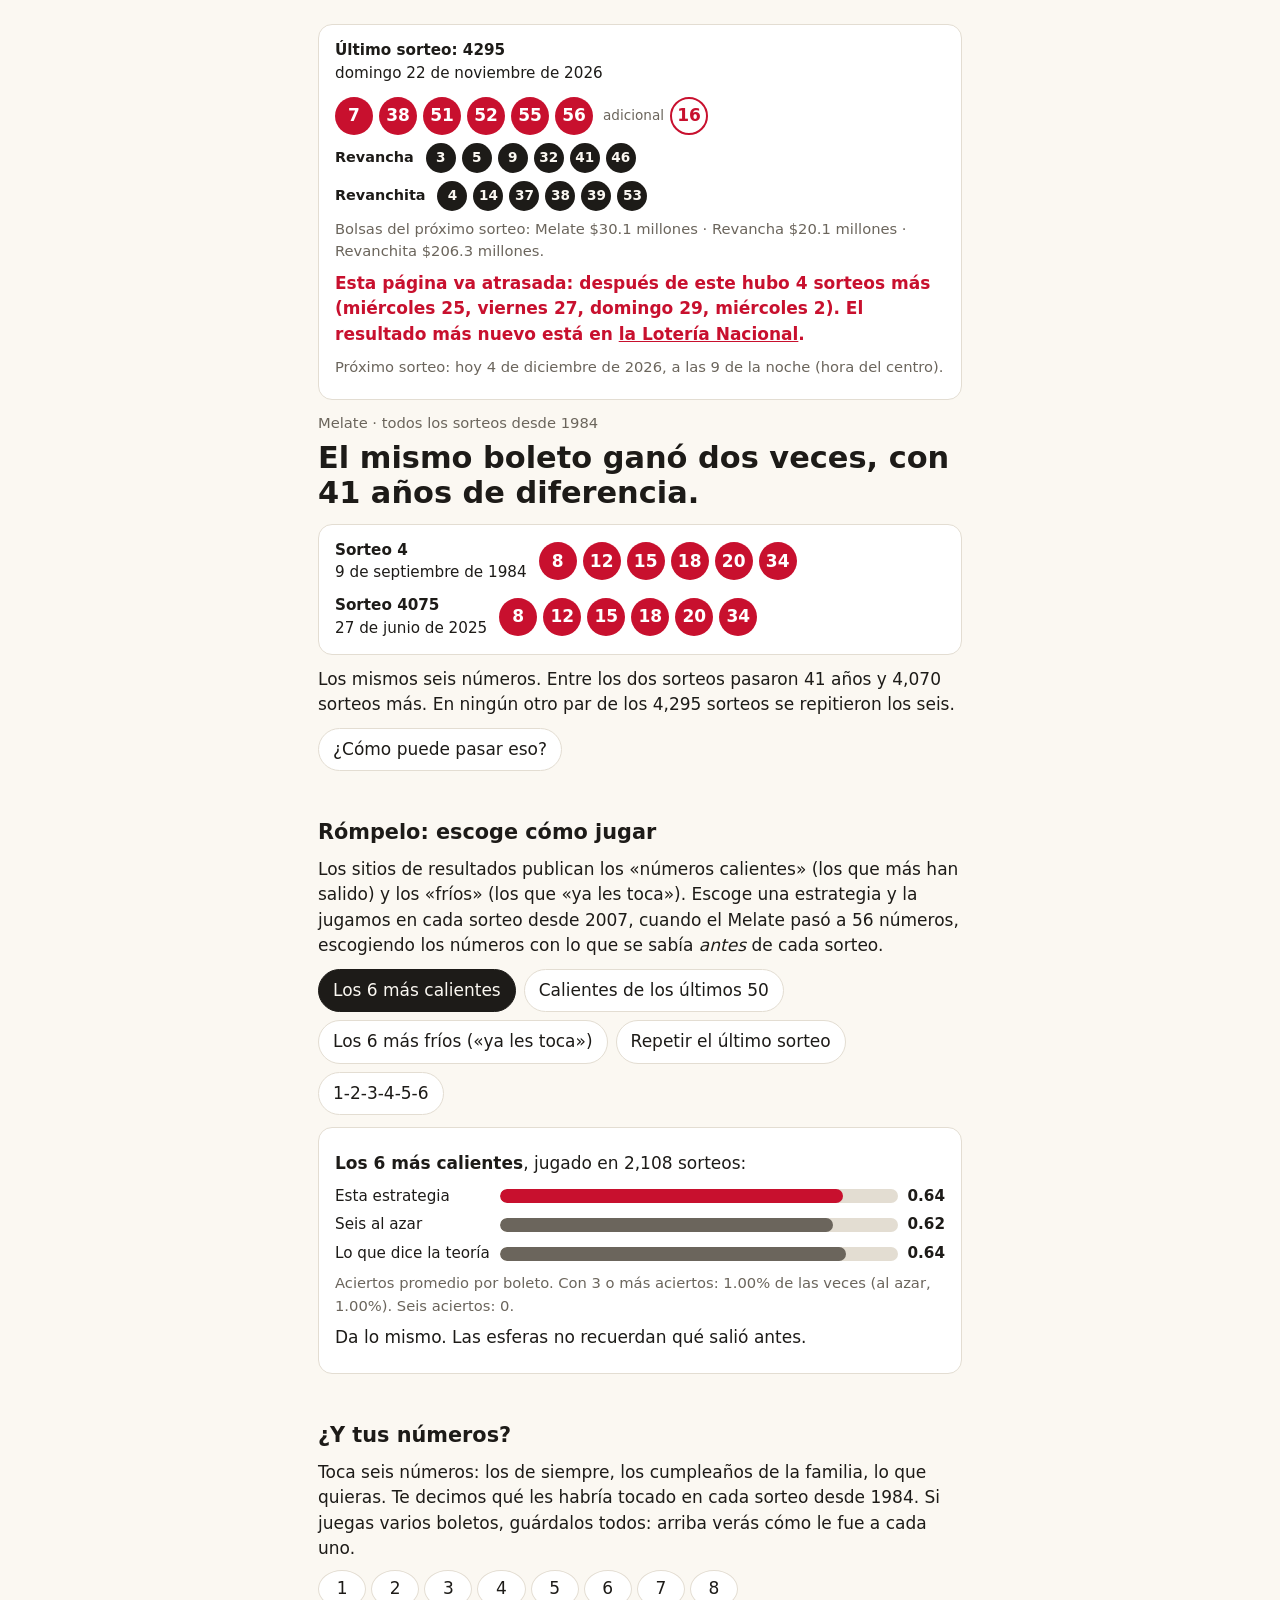
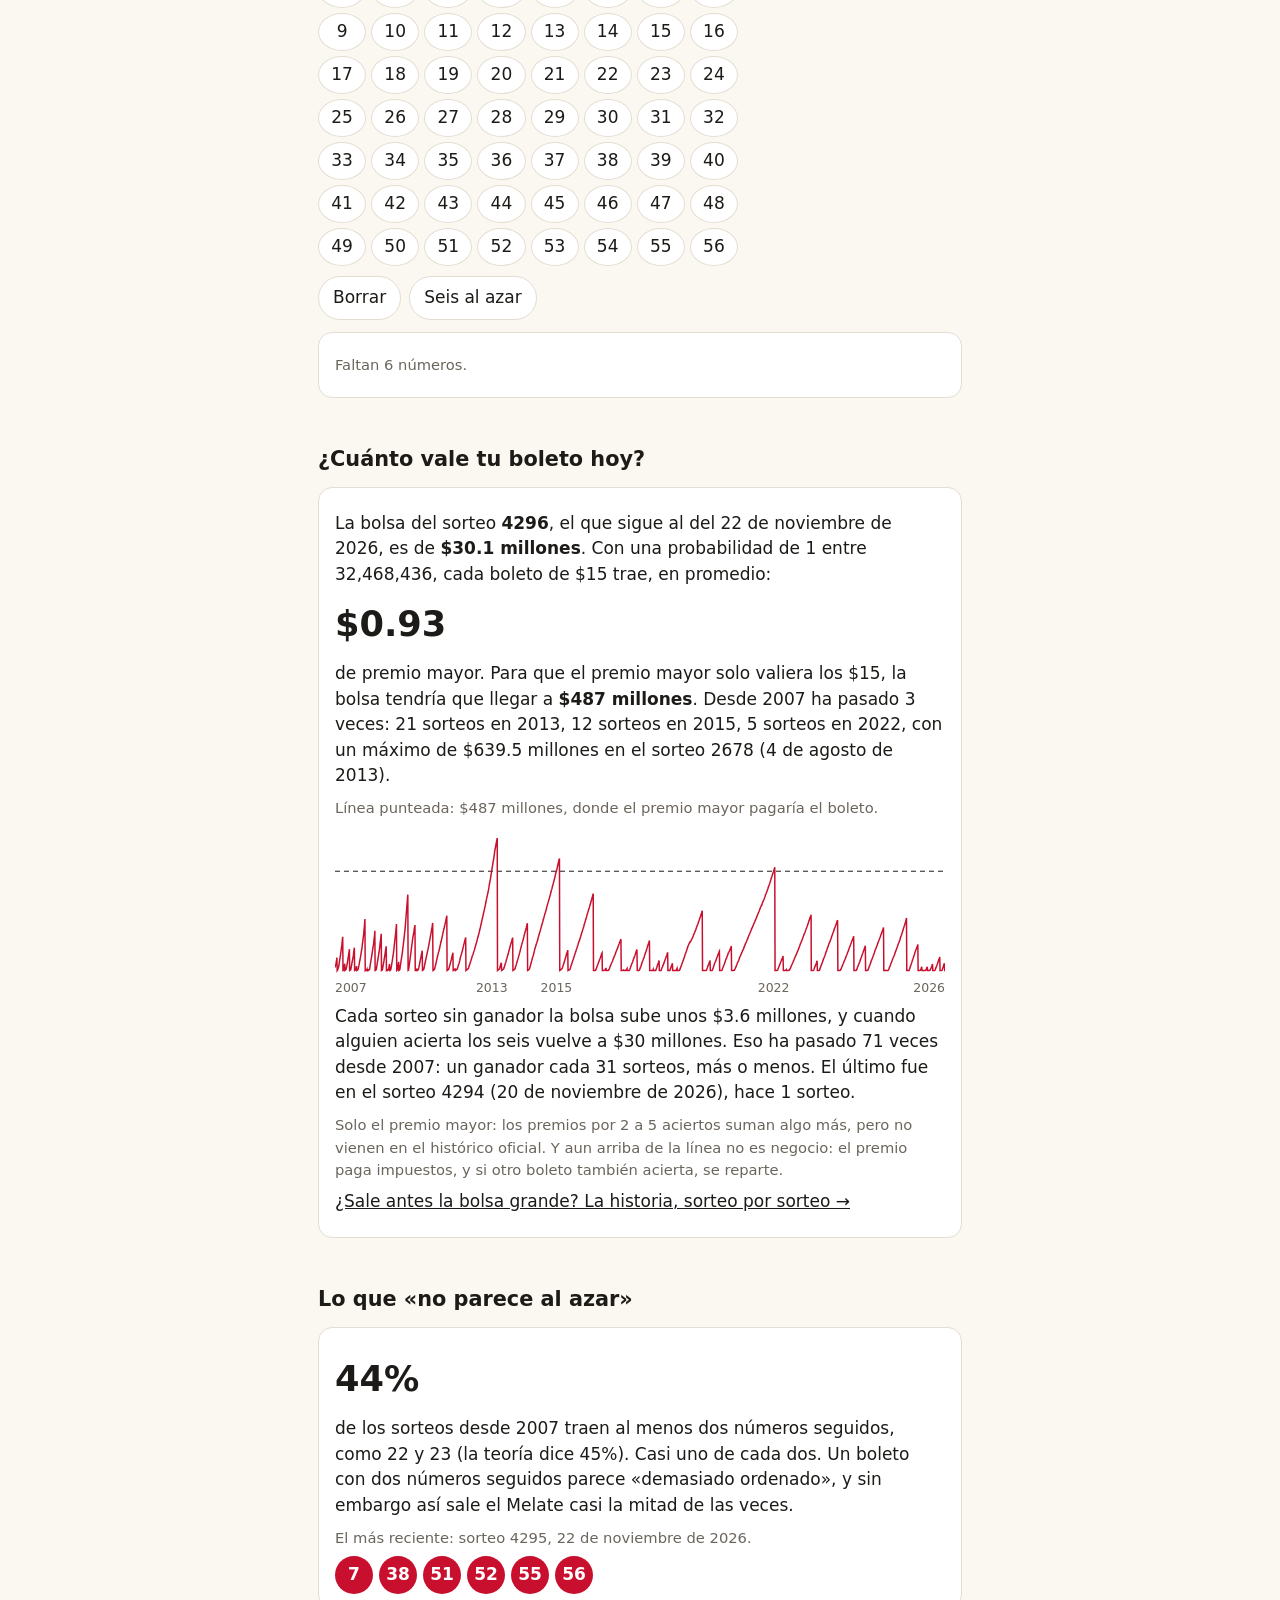
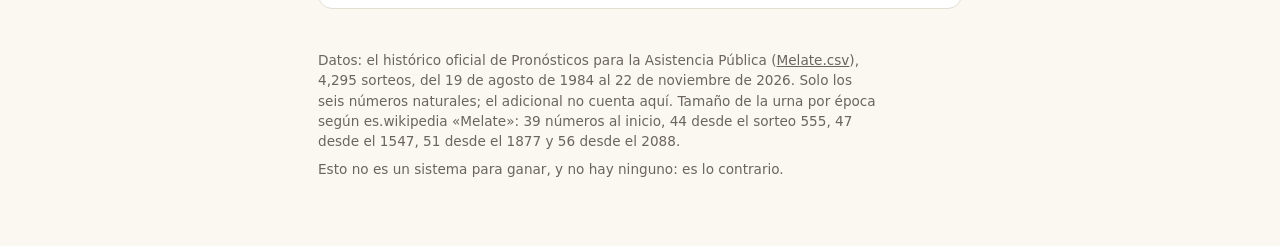
<file: index.html>
<!doctype html>
<html lang="es">
<head>
<meta charset="utf-8">
<meta name="viewport" content="width=device-width, initial-scale=1">
<title>¿Ya salió? · Todos los sorteos del Melate desde 1984</title>
<meta name="description" content="El mismo boleto ganó el Melate dos veces, con 41 años de diferencia. Y los números calientes no sirven: lo comprobamos con todos los sorteos. Y lo que vale de verdad tu boleto hoy.">
<meta property="og:type" content="website">
<meta property="og:url" content="https://matmat202.github.io/ya-salio/">
<meta property="og:title" content="¿Ya salió?">
<meta property="og:description" content="El mismo boleto ganó el Melate dos veces, con 41 años de diferencia. Prueba tus números en todos los sorteos desde 1984.">
<meta property="og:image" content="https://matmat202.github.io/ya-salio/icons/card.png">
<meta property="og:image:width" content="1200">
<meta property="og:image:height" content="630">
<meta property="og:locale" content="es_MX">
<meta name="twitter:card" content="summary_large_image">
<link rel="apple-touch-icon" href="icons/icon-180.png">
<style>
  :root { --bg:#fbf8f2; --ink:#1d1b18; --mute:#6b655c; --line:#e3ddd2; --ball:#c8102e; --ok:#1f7a4d; --card:#fff; --warn:#c8102e; }
  @media (prefers-color-scheme: dark) { :root { --bg:#16140f; --ink:#f1ece2; --mute:#a59d90; --line:#3a352c; --card:#211e18; --ball:#d63a52; --ok:#4fbf86; --warn:#f07a8c; } }
  * { box-sizing: border-box; }
  body { margin:0; background:var(--bg); color:var(--ink); font:17px/1.5 system-ui, -apple-system, "Segoe UI", sans-serif; }
  main { max-width: 680px; margin: 0 auto; padding: 24px 18px 60px; }
  h1 { font-size: 1.9rem; line-height:1.15; margin: .2em 0 .4em; }
  h2 { font-size: 1.3rem; margin: 2.2em 0 .4em; }
  p { margin: .5em 0; max-width: 65ch; }
  .mute { color: var(--mute); font-size: .92rem; max-width: 65ch; }
  .card { background:var(--card); border:1px solid var(--line); border-radius:14px; padding:14px 16px; margin:12px 0; }
  .draw { display:flex; align-items:center; gap:12px; flex-wrap:wrap; }
  .draw .when { min-width: 150px; font-size:.95rem; }
  .draw .when b { display:block; }
  .balls { display:flex; gap:6px; flex-wrap:wrap; }
  .b { width:38px; height:38px; border-radius:50%; background:var(--ball); color:#fff; font-weight:700; display:grid; place-items:center; font-variant-numeric: tabular-nums; }
  .b.off { background:transparent; color:var(--mute); border:1.5px solid var(--line); }
  .b.ad { background:var(--card); color:var(--warn); border:2px solid var(--ball); }
  .adl { align-self:center; color:var(--mute); font-size:.85rem; margin-left:4px; }
  button { font:inherit; border:1px solid var(--line); background:var(--card); color:var(--ink); border-radius:999px; padding:8px 14px; cursor:pointer; }
  button[aria-pressed="true"] { background:var(--ink); color:var(--bg); border-color:var(--ink); }
  .row { display:flex; gap:8px; flex-wrap:wrap; margin:10px 0; }
  .big { font-size:2.2rem; font-weight:800; line-height:1.1; font-variant-numeric: tabular-nums; }
  .bars { display:grid; grid-template-columns: max-content 1fr max-content; gap:6px 10px; align-items:center; font-size:.95rem; }
  .bar { height:14px; border-radius:7px; background:var(--line); position:relative; overflow:hidden; }
  .bar i { position:absolute; inset:0 auto 0 0; background:var(--ball); border-radius:7px; }
  .bar.ref i { background:var(--mute); }
  .chart { width:100%; height:auto; display:block; margin:8px 0 2px; }
  .chart .s { fill:none; stroke:var(--ball); stroke-width:1.5; }
  .chart .be { stroke:var(--ink); stroke-dasharray:5 4; stroke-width:1; }
  .chart { height:150px; }
  .axis { position:relative; height:1.3em; font-size:.78rem; white-space:nowrap; color:var(--mute); }
  .axis span { position:absolute; top:0; }
  .grid { display:grid; grid-template-columns: repeat(8, 1fr); gap:5px; max-width: 420px; }
  .grid button { padding:0; height:38px; border-radius:50%; font-variant-numeric: tabular-nums; }
  .grid button[aria-pressed="true"] { background:var(--ball); border-color:var(--ball); color:#fff; }
  footer { margin-top:3em; font-size:.85rem; color:var(--mute); }
  footer p { max-width:65ch; }
  a { color: inherit; }
  #latest { margin-top:0; }
  #latest .draw .when { min-width: 0; }
  #latest .warn { color:var(--warn); font-weight:600; }
  #latestmine .draw { margin-top:10px; padding-top:10px; border-top:1px solid var(--line); }
  #latestmine .b { width:32px; height:32px; font-size:.9rem; }
  #latestmine .prize { margin:8px 0 0; font-weight:600; }
  #recent { margin-top:8px; font-size:.92rem; flex-basis:100%; }
  #recent summary { cursor:pointer; }
  #recent table { border-collapse:collapse; margin-top:6px; width:100%; max-width:380px; }
  #recent td { padding:3px 6px 3px 0; white-space:nowrap; }
  #recent td:last-child { text-align:right; }
  #recent tr.won { font-weight:600; }
  #recent td.o { color:var(--mute); font-weight:400; }
  #recent tr.h td { color:var(--mute); font-size:.85rem; }
  #recent td.o.won { color:var(--ink); font-weight:600; }
  .otra { margin-top:8px; }
  .otra .when { font-size:.9rem; }
  .otra .b { width:30px; height:30px; font-size:.85rem; background:var(--ink); color:var(--bg); }
  #otrasmine { margin:6px 0 0; }
  #otros .otro { margin-top:10px; }
  #otros .otro p { margin:4px 0 0; }
  #boletos { margin-top:10px; }
  #boletos .row { flex-wrap:wrap; gap:6px; }
  #boletos button { font-variant-numeric: tabular-nums; }
  #boletos button[aria-pressed="true"] { background:var(--ball); border-color:var(--ball); color:#fff; font-weight:600; }
</style>
</head>
<body>
<main>
  <div class="card" id="latest"></div>
  <p class="mute" id="kicker">Melate · todos los sorteos desde 1984</p>
  <h1>El mismo boleto ganó dos veces, con 41 años de diferencia.</h1>
  <div class="card" id="twins"></div>
  <p id="twinsay"></p>
  <div class="row"><button id="why" aria-expanded="false">¿Cómo puede pasar eso?</button></div>
  <div id="whybox" hidden>
    <div class="card">
      <p>La probabilidad de que <b>ese</b> sorteo de 2025 repitiera <b>esa</b> combinación de 1984 era de
        <b id="p1"></b>. Casi imposible.</p>
      <p>Pero nadie estaba esperando esa combinación. La pregunta de verdad es: ¿qué tan probable era que
        <b>alguna</b> combinación se repitiera, entre <b id="ndraws"></b> sorteos? Son <b id="npairs"></b>
        parejas de sorteos, y cada una es una oportunidad.</p>
      <p class="big" id="pany"></p>
      <p>Es la misma razón por la que en un salón de 23 personas lo normal es que dos cumplan años el mismo día.
        Lo raro no es la coincidencia: lo raro sería que nunca hubiera ninguna.</p>
    </div>
  </div>

  <h2>Rómpelo: escoge cómo jugar</h2>
  <p>Los sitios de resultados publican los «números calientes» (los que más han salido) y los «fríos»
    (los que «ya les toca»). Escoge una estrategia y la jugamos en cada sorteo desde 2007, cuando el Melate pasó a 56 números,
    escogiendo los números con lo que se sabía <i>antes</i> de cada sorteo.</p>
  <div class="row" id="strats"></div>
  <div class="card" id="stratout"></div>

  <h2>¿Y tus números?</h2>
  <p>Toca seis números: los de siempre, los cumpleaños de la familia, lo que quieras. Te decimos qué les habría tocado en cada sorteo desde 1984. Si juegas varios boletos, guárdalos todos: arriba verás cómo le fue a cada uno.</p>
  <div class="grid" id="grid"></div>
  <div class="row"><button id="clear">Borrar</button> <button id="lucky">Seis al azar</button></div>
  <div id="boletos"></div>
  <div class="card" id="mine"><p class="mute">Faltan 6 números.</p></div>

  <h2>¿Cuánto vale tu boleto hoy?</h2>
  <div class="card" id="bolsa"></div>

  <h2>Lo que «no parece al azar»</h2>
  <div class="card" id="consec"></div>

  <footer>
    <p>Datos: el histórico oficial de Pronósticos para la Asistencia Pública
      (<a id="src" href="#">Melate.csv</a>), <span id="span"></span>. Solo los seis números naturales; el adicional no cuenta aquí.
      Tamaño de la urna por época según es.wikipedia «Melate»: 39 números al inicio, 44 desde el sorteo 555, 47 desde el 1547, 51 desde el 1877 y 56 desde el 2088.</p>
    <p>Esto no es un sistema para ganar, y no hay ninguno: es lo contrario.</p>
  </footer>
</main>
<script src="draws.js"></script>
<script src="melate.js"></script>
<script>
const { draws, pools, source } = window.MELATE;
const M = window.Melate, $ = (id) => document.getElementById(id);
const N = pools[pools.length - 1][1];
const MESES = ['enero','febrero','marzo','abril','mayo','junio','julio','agosto','septiembre','octubre','noviembre','diciembre'];
const fecha = (iso) => { const [y, m, d] = iso.split('-').map(Number); return `${d} de ${MESES[m - 1]} de ${y}`; };
const fmt = (x) => Math.round(x).toLocaleString('es-MX');
const pct = (x, d = 1) => (100 * x).toLocaleString('es-MX', { minimumFractionDigits: d, maximumFractionDigits: d }) + '%';
// `ad` is the draw's adicional: as its own ball it is drawn as a ring after the six; inside a
// ticket the same ring marks the number that matched it.
const balls = (six, on, ad, own) => `<div class="balls">${six.map((x) => `<span class="b${x === ad ? ' ad' : on && !on.includes(x) ? ' off' : ''}">${x}</span>`).join('')}${
  own ? `<span class="adl">adicional</span><span class="b ad">${ad}</span>` : ''}</div>`;

// 0. ¿ya salió?: the newest draw this page holds, and whether it can be the newest there is
const DIAS = ['domingo','lunes','martes','miércoles','jueves','viernes','sábado'];
const dia = (iso) => DIAS[new Date(iso + 'T00:00:00Z').getUTCDay()];
const newest = draws[draws.length - 1];
// ?hoy=AAAA-MM-DD pretends today is that date (the render gate uses it to see the late notice)
const hoyQ = new URLSearchParams(location.search).get('hoy');
const hoy = (/^\d{4}-\d\d-\d\d$/.test(hoyQ || '') && hoyQ) || new Intl.DateTimeFormat('en-CA', { timeZone: 'America/Mexico_City' }).format(new Date());
const S = M.schedule(newest[1], hoy);
const OFICIAL = 'https://www.loterianacional.gob.mx/Melate/Resultados';
// Revancha and Revanchita, drawn the same night against the same six: only when the build holds
// the newest draw of each (an older draws.js has none, and the top card then shows Melate alone)
const OTRAS = Object.fromEntries(Object.entries(window.MELATE.otras || {}).filter(([, r]) => r.length && r[r.length - 1][0] === newest[0]));
const NOMBRE = { revancha: 'Revancha', revanchita: 'Revanchita' };
const otraHoy = (g) => OTRAS[g][OTRAS[g].length - 1];
const mill1 = (x) => `$${(x / 1e6).toLocaleString('es-MX', { maximumFractionDigits: 1 })} millones`;
const otrasBalls = Object.keys(OTRAS).map((g) => `<div class="draw otra"><div class="when"><b>${NOMBRE[g]}</b></div>${balls(otraHoy(g)[2])}</div>`).join('');
const bolsas = Object.keys(OTRAS).length && newest[3] ? `<p class="mute" id="bolsas">Bolsas del próximo sorteo: Melate ${mill1(newest[3])}${
  Object.keys(OTRAS).map((g) => otraHoy(g)[3] ? ` · ${NOMBRE[g]} ${mill1(otraHoy(g)[3])}` : '').join('')}.</p>` : '';
$('latest').innerHTML = `<div class="draw"><div class="when"><b>Último sorteo: ${newest[0]}</b>${dia(newest[1])} ${fecha(newest[1])}</div>${balls(newest[2], null, newest[4], true)}</div>
  ${otrasBalls}${bolsas}
  ${S.missed.length ? `<p class="warn">Esta página va atrasada: después de este hubo ${S.missed.length === 1 ? 'otro sorteo' : `${S.missed.length} sorteos más`}
    (${S.missed.map((d) => `${dia(d)} ${Number(d.slice(8))}`).join(', ')}). El resultado más nuevo está en <a href="${OFICIAL}">la Lotería Nacional</a>.</p>` : ''}
  <div id="latestmine"></div>
  <p class="mute">Próximo sorteo: ${S.next === hoy ? 'hoy' : dia(S.next)} ${fecha(S.next)}, a las 9 de la noche (hora del centro).</p>`;
// 1. the twins
const reps = M.repeats(draws);
if (reps.length) {
  const [a, b] = reps[0];
  $('twins').innerHTML = [a, b].map((d) => `<div class="draw"><div class="when"><b>Sorteo ${d[0]}</b>${fecha(d[1])}</div>${balls(d[2])}</div>`).join('<div style="height:10px"></div>');
  const years = Number(b[1].slice(0, 4)) - Number(a[1].slice(0, 4));
  $('twinsay').innerHTML = `Los mismos seis números. Entre los dos sorteos pasaron ${years} años y ${fmt(b[0] - a[0] - 1)} sorteos más. En ningún otro par de los ${fmt(draws.length)} sorteos se repitieron los seis.`;
  $('p1').textContent = `1 entre ${fmt(M.comb(M.poolOf(pools, b[0]), 6))}`;
} else {
  $('kicker').nextElementSibling.textContent = 'Ninguna combinación ganadora se ha repetido.';
}
const e = M.expectedRepeats(draws, pools);
$('ndraws').textContent = fmt(draws.length);
$('npairs').textContent = fmt(draws.length * (draws.length - 1) / 2);
$('pany').textContent = `${pct(1 - Math.exp(-e), 0)} de probabilidad`;
$('why').onclick = () => { const h = $('whybox').hidden = !$('whybox').hidden; $('why').setAttribute('aria-expanded', String(!h)); };

// 2. strategies
const LABELS = { calientes: 'Los 6 más calientes', calientes50: 'Calientes de los últimos 50', frios: 'Los 6 más fríos («ya les toca»)', repetir: 'Repetir el último sorteo', seguidos: '1-2-3-4-5-6' };
const results = Object.fromEntries(Object.entries(M.STRATEGIES).map(([k, f]) => [k, M.replay(draws, pools, f)]));
const azar = (() => { let s = 7; const rnd = () => (s = (s * 1103515245 + 12345) % 2147483648) / 2147483648;
  return M.replay(draws, pools, (h, n) => { const p = []; while (p.length < 6) { const x = 1 + Math.floor(rnd() * n); if (!p.includes(x)) p.push(x); } return p; }); })();
function showStrat(k) {
  document.querySelectorAll('#strats button').forEach((b) => b.setAttribute('aria-pressed', String(b.dataset.k === k)));
  const r = results[k], max = Math.max(r.mean, azar.mean, r.expected) * 1.15;
  $('stratout').innerHTML = `<p><b>${LABELS[k]}</b>, jugado en ${fmt(r.tot)} sorteos:</p>
    <div class="bars">
      <span>Esta estrategia</span><div class="bar"><i style="width:${100 * r.mean / max}%"></i></div><b>${r.mean.toFixed(2)}</b>
      <span>Seis al azar</span><div class="bar ref"><i style="width:${100 * azar.mean / max}%"></i></div><b>${azar.mean.toFixed(2)}</b>
      <span>Lo que dice la teoría</span><div class="bar ref"><i style="width:${100 * r.expected / max}%"></i></div><b>${r.expected.toFixed(2)}</b>
    </div>
    <p class="mute">Aciertos promedio por boleto. Con 3 o más aciertos: ${pct(r.three, 2)} de las veces (al azar, ${pct(azar.three, 2)}). Seis aciertos: ${r.hits[6]}.</p>
    <p>Da lo mismo. Las esferas no recuerdan qué salió antes.</p>`;
}
$('strats').innerHTML = Object.keys(LABELS).map((k) => `<button data-k="${k}" aria-pressed="false">${LABELS[k]}</button>`).join('');
$('strats').onclick = (ev) => { const k = ev.target.dataset && ev.target.dataset.k; if (k) showStrat(k); };
showStrat('calientes');

// 3. your ticket. A full six is kept on this phone (localStorage) and in the address
// (#boleto=8-12-15-18-20-34), so a reload, a bookmark or a link sent to the family brings it
// back, and the card at the top says how it did in the newest draw. Only a tap saves: opening
// someone else's link shows their six without replacing the ones kept on this phone.
// Several sixes can be kept (a family plays more than one): `saved` is the list, `slot` the one
// the grid is editing (saved.length = a new one). The top card shows the grid's six in full and
// every other kept six in one short block each. A phone that kept one six under the old key
// ('yasalio.boleto') still finds it.
const KEY = 'yasalio.boletos', OLDKEY = 'yasalio.boleto';
const store = { get() { try { return localStorage.getItem(KEY) || localStorage.getItem(OLDKEY); } catch (e) { return null; } },
  set(v) { try { if (v) localStorage.setItem(KEY, v); else localStorage.removeItem(KEY); localStorage.removeItem(OLDKEY); } catch (e) {} } };
const key6 = (six) => six.join('-');
const fromHash = M.parseTicket((location.hash.match(/boleto=([0-9,-]+)/) || [])[1], N);
let saved = M.parseTickets(store.get(), N);
const pick = fromHash || (saved[0] ? [...saved[0]] : []);
const slotOf = (six) => { const i = saved.findIndex((t) => key6(t) === key6(six)); return i < 0 ? saved.length : i; };
let slot = fromHash ? slotOf(fromHash) : 0, tapped = false;
const persist = () => store.set(saved.map(key6).join(','));
function remember(six) {
  if (six && tapped) { const r = M.keepTicket(saved, slot, six); if (r.slot >= 0) { saved = r.list; slot = r.slot; persist(); } }
  if (six || /boleto=/.test(location.hash)) history.replaceState(null, '', location.pathname + location.search + (six ? '#boleto=' + key6(six) : ''));
  $('latestmine').innerHTML = (six ? `<div class="draw"><div class="when"><b>Tus números: ${prizeLine(six)}</b>
    <a href="#mine" onclick="document.getElementById('mine').scrollIntoView({ behavior: 'smooth' }); return false">ver en todos los sorteos</a></div>${balls(six, newest[2], newest[4])}${prizeSay(six)}${otrasSay(six)}${recentSay(six)}</div>` : '')
    + otrosSay(six);
  renderBoletos(six);
}
// every other kept six against the newest draw: Melate hits and prize, then the side games
function otrosSay(six) {
  const rest = saved.filter((t) => !six || key6(t) !== key6(six)); if (!rest.length) return '';
  const G = Object.keys(OTRAS);
  const one = (t) => { const P = M.prize(t, newest);
    const mel = `Melate, <b>${P.k} de 6</b>${P.ad ? ' + ad.' : ''}${P.cat ? `: ${P.amount ? pesos(P.amount) : `${P.cat}.ª categoría`}` : ''}`;
    const ot = G.map((g) => { const p = M.prizeOtra(g, t, otraHoy(g)[2]); return `${NOMBRE[g]} ${p.k}${p.cat ? `: ${p.amount ? pesos(p.amount) : `${p.cat}.º lugar`}` : ''}`; });
    return `<div class="otro${P.cat ? ' won' : ''}">${balls(t, newest[2], newest[4])}<p>${[mel, ...ot].join(' · ')}</p></div>`; };
  return `<div class="draw" id="otros"><div class="when"><b>${six ? (rest.length === 1 ? 'Tu otro boleto' : `Tus otros ${rest.length} boletos`) : 'Tus boletos'} en este sorteo</b></div>${rest.map(one).join('')}</div>`;
}
// the kept sixes under the grid: tap one to see or change it, or start another
function renderBoletos(six) {
  const full = six && slot < saved.length, more = saved.length < M.MAXBOLETOS, unsaved = six && !full && more;
  if (!saved.length && !unsaved) { $('boletos').innerHTML = ''; return; }
  $('boletos').innerHTML = `${saved.length ? `<p class="mute">Tus boletos guardados en este teléfono${saved.length > 1 ? ` (${saved.length})` : ''}: toca uno para verlo o cambiarlo.</p>` : ''}
    <div class="row">${saved.map((t, i) => `<button data-slot="${i}" aria-pressed="${i === slot && !!six}">${key6(t)}</button>`).join('')}${
      full && more ? '<button data-slot="new">+ Otro boleto</button>' : ''}${unsaved ? '<button data-slot="save">Guardar este boleto</button>' : ''}</div>
    ${full && !more ? `<p class="mute">Caben ${M.MAXBOLETOS} boletos; borra uno para agregar otro.</p>` : ''}`;
}
// the last ten draws, newest first: someone who checks once a week has missed two or three
const RECIENTES = 10, MES3 = ['ene','feb','mar','abr','may','jun','jul','ago','sep','oct','nov','dic'], DIA3 = ['dom','lun','mar','mié','jue','vie','sáb'];
const corta = (iso) => `${DIA3[new Date(iso + 'T00:00:00Z').getUTCDay()]} ${Number(iso.slice(8))} ${MES3[Number(iso.slice(5, 7)) - 1]}`;
function recentSay(six) {
  const R = M.recent(draws, six, RECIENTES, OTRAS), G = Object.keys(OTRAS);
  const head = R.won ? `ganaron premio en <b>${R.won}</b>${R.pesos ? ` (${pesos(R.pesos)} en premios fijos${R.big ? ', más uno de 4 o más aciertos' : ''})` : R.big ? ' (de 4 o más aciertos)' : ''}` : 'ningún premio';
  // one cell for both side games, so the table still fits a phone: "2 · 0", then the prize when
  // either won ("2 · 0 $10.75", or "6.º"-style places for the variable ones); "–" where not held
  const cell = (o) => { const ps = G.map((g) => o[g]), won = ps.filter((p) => p && p.cat);
    return `<td class="o${won.length ? ' won' : ''}">${ps.map((p) => (p ? p.k : '–')).join(' · ')}${won.map((p) => ` ${p.amount ? pesos(p.amount) : `${p.cat}.º lugar`}`).join('')}</td>`; };
  const ohead = R.otrasWon ? `premio en <b>${R.otrasWon}</b>${R.otrasPesos ? ` (${pesos(R.otrasPesos)}${R.otrasBig ? ', más uno grande' : ''})` : ' (de los grandes)'}` : 'ningún premio';
  return `<details id="recent"><summary>Tus números en los últimos ${RECIENTES} sorteos: ${head}${G.length ? `. En Revancha y Revanchita, ${ohead}` : ''}</summary>
    <table>${G.length ? `<tr class="h"><td></td><td></td><td>Melate</td><td></td><td>${G.map((g) => (g === 'revancha' ? 'Rev.' : 'Rvta.')).join(' · ')}</td></tr>` : ''}${
      R.rows.map((r) => `<tr${r.cat ? ' class="won"' : ''}><td>${r.draw[0]}</td><td>${corta(r.draw[1])}</td><td>${G.length ? r.k : `${r.k} de 6`}${r.ad ? ' + ad.' : ''}</td><td>${
      r.cat ? (r.amount ? pesos(r.amount) : `${r.cat}.ª cat.`) : '—'}</td>${G.length ? cell(r.otras) : ''}</tr>`).join('')}</table>
    ${G.length ? '<p class="mute">Rev. y Rvta.: aciertos en Revancha y Revanchita, si los jugaste. Revanchita solo paga los seis.</p>' : ''}</details>`;
}
// the same six in tonight's Revancha and Revanchita: a ticket that paid $30 plays all three
function otrasSay(six) {
  const G = Object.keys(OTRAS); if (!G.length) return '';
  const say = (g) => { const p = M.prizeOtra(g, six, otraHoy(g)[2]);
    return `${NOMBRE[g]}, <b>${p.k} de 6</b>${p.cat ? `: premio de ${p.cat}.º lugar${p.amount ? `, ${pesos(p.amount)}` : ', variable'}` : ''}`; };
  return `<p id="otrasmine">Si jugaste también: ${G.map(say).join('; ')}.${G.some((g) => !M.prizeOtra(g, six, otraHoy(g)[2]).cat) ? ' <span class="mute">Revancha paga desde 2 aciertos; Revanchita solo los seis.</span>' : ''}</p>`;
}
// "2 de 6" alone does not say that 2 hits is a prize: the top card names the category it wins.
const prizeLine = (six) => { const P = M.prize(six, newest); return `${P.k} de 6${P.ad ? ', más el adicional,' : ''} en este sorteo`; };
const pesos = (x) => '$' + x.toLocaleString('es-MX', { minimumFractionDigits: 2, maximumFractionDigits: 2 });
function prizeSay(six) {
  const P = M.prize(six, newest);
  if (!P.cat) return `<p class="mute" id="prize">Sin premio: el más chico pide 2 aciertos.</p>`;
  return `<p class="prize" id="prize">Eso gana premio de ${P.cat}.ª categoría${P.amount ? `: ${pesos(P.amount)} por boleto` : `; cuánto paga depende de las ventas del sorteo`}.</p>
    <p class="mute">Confírmalo con tu boleto en <a href="${OFICIAL}">la Lotería Nacional</a>: aquí solo comparamos los seis que guardaste.</p>`;
}
$('grid').innerHTML = Array.from({ length: N }, (_, i) => `<button data-n="${i + 1}" aria-pressed="false">${i + 1}</button>`).join('');
// Hits alone hide that 2 hits already pays: count the draws where the six would have won any of
// today's nine categories, beside what a random six expects over the same draws.
function wonSay(h) {
  const big = h.won - h.fixed, fx = M.PRIZES.map((p) => p[2]).filter((x) => x != null), lo = pesos(Math.min(...fx)), hi = pesos(Math.max(...fx));
  return `Con los premios de hoy, habría ganado algo en <b>${fmt(h.won)}</b> sorteos (1 de cada ${(h.tot / h.won).toFixed(1)}); seis al azar, unos ${fmt(Math.round(h.expected))}.
    ${big ? `${fmt(h.fixed)} de esos fueron premio fijo de 2 o 3 aciertos (hoy, de ${lo} a ${hi}), y ${fmt(big)} de 4 o más.`
      : `Todos fueron premio fijo de 2 o 3 aciertos: hoy, de ${lo} a ${hi}.`}`;
}
function renderMine() {
  document.querySelectorAll('#grid button').forEach((b) => b.setAttribute('aria-pressed', String(pick.includes(+b.dataset.n))));
  if (pick.length < 6) { remember(null); $('mine').innerHTML = `<p class="mute">Faltan ${6 - pick.length} número${6 - pick.length === 1 ? '' : 's'}.</p>`; return; }
  const six = [...pick].sort((a, b) => a - b), r = M.myTicket(draws, pools, six), d = r.best.draw;
  remember(six);
  const three = r.hits[3] + r.hits[4] + r.hits[5] + r.hits[6];
  $('mine').innerHTML = `${balls(six)}
    <p>Jugado en ${fmt(r.tot)} sorteos${r.tot < draws.length ? ` (los que ya tenían el ${Math.max(...six)} en la urna)` : ''}:</p>
    <p>Seis aciertos: <b>${r.hits[6]}</b> · cinco: <b>${r.hits[5]}</b> · cuatro: <b>${r.hits[4]}</b> · tres: <b>${r.hits[3]}</b> · dos: <b>${fmt(r.hits[2])}</b> · ninguno: <b>${fmt(r.hits[0])}</b></p>
    <p id="minewon">${wonSay(M.prizeHistory(draws, pools, six))}</p>
    <p>Tu mejor sorteo fue el <b>${d[0]}</b> (${fecha(d[1])}), con ${r.best.k} acierto${r.best.k === 1 ? '' : 's'}:</p>${balls(d[2], six)}
    <p>En el último sorteo (${newest[0]}, ${fecha(newest[1])}): <b>${six.filter((x) => newest[2].includes(x)).length}</b> de 6.</p>
    <p class="mute">Tres o más en ${pct(three / r.tot, 2)} de los sorteos. Cualquier boleto ronda lo mismo.</p>
    <div class="row"><button id="share">Compartir mis números</button></div>
    <p class="mute" id="sharesay">${tapped || !fromHash ? 'Tus números se quedan guardados en este teléfono: la próxima vez que entres, arriba verás cómo les fue en el último sorteo.'
      : 'Son los números del enlace que te mandaron. Toca los tuyos para guardarlos en este teléfono.'}</p>`;
}
$('mine').onclick = async (ev) => {
  if (ev.target.id !== 'share') return;
  const url = location.href, say = $('sharesay');
  try {
    if (navigator.share) await navigator.share({ title: '¿Ya salió?', text: 'Mis números del Melate en todos los sorteos desde 1984', url });
    else { await navigator.clipboard.writeText(url); say.textContent = 'Enlace copiado: quien lo abra verá estos mismos seis números.'; }
  } catch (e) { if (e.name !== 'AbortError') say.textContent = `Copia este enlace: ${url}`; }
};
$('grid').onclick = (ev) => { const n = +(ev.target.dataset && ev.target.dataset.n); if (!n) return; tapped = true;
  const i = pick.indexOf(n); if (i >= 0) pick.splice(i, 1); else if (pick.length < 6) pick.push(n); renderMine(); };
// Borrar takes the six off the grid and, if it was kept, off the phone
$('clear').onclick = () => { if (slot < saved.length) { saved = saved.filter((_, i) => i !== slot); persist(); }
  pick.length = 0; slot = saved.length; renderMine(); };
$('boletos').onclick = (ev) => { const s = ev.target.dataset && ev.target.dataset.slot; if (s == null) return;
  if (s === 'save') { tapped = true; renderMine(); return; }
  slot = s === 'new' ? saved.length : +s; pick.splice(0, pick.length, ...(s === 'new' ? [] : saved[slot])); renderMine(); };
$('lucky').onclick = () => { tapped = true; pick.length = 0; while (pick.length < 6) { const x = 1 + Math.floor(Math.random() * N); if (!pick.includes(x)) pick.push(x); } renderMine(); };
renderMine();
// a shared link opened in a tab already on this page changes only the hash: no reload happens
addEventListener('hashchange', () => {
  const six = M.parseTicket((location.hash.match(/boleto=([0-9,-]+)/) || [])[1], N);
  if (six && six.join('-') !== [...pick].sort((a, b) => a - b).join('-')) { tapped = false; slot = slotOf(six); pick.splice(0, pick.length, ...six); renderMine(); }
});

// 4. consecutive numbers
const modern = draws.filter((d) => d[0] >= pools[pools.length - 1][0]);
const withC = modern.filter((d) => M.hasConsecutive(d[2]));
const last = withC[withC.length - 1];
$('consec').innerHTML = `<p class="big">${pct(withC.length / modern.length, 0)}</p>
  <p>de los sorteos desde 2007 traen al menos dos números seguidos, como 22 y 23 (la teoría dice ${pct(M.pConsecutive(N), 0)}).
  Casi uno de cada dos. Un boleto con dos números seguidos parece «demasiado ordenado», y sin embargo así sale el Melate casi la mitad de las veces.</p>
  <p class="mute">El más reciente: sorteo ${last[0]}, ${fecha(last[1])}.</p>${balls(last[2])}`;

// 5. what today's ticket is worth: the jackpot only. $15 is Melate alone (Revancha +$10 and
// Revanchita +$5 are separate draws), per loterianacional.gob.mx/Melate/Melate, 2026-11-05.
const PRECIO = 15;
const B = M.bolsa(draws, pools, PRECIO);
const mill = (x) => `$${(x / 1e6).toLocaleString('es-MX', { maximumFractionDigits: 1 })} millones`;
const peso = (x) => `$${x.toLocaleString('es-MX', { minimumFractionDigits: 2, maximumFractionDigits: 2 })}`;
const YEAR = (r) => r[0][1].slice(0, 4);
const runsTxt = B.runs.map((r) => `${r.length} sorteo${r.length === 1 ? '' : 's'} en ${YEAR(r)}`);
const chart = (() => {
  const W = 640, H = 170, top = Math.max(B.peak[3], B.breakEven) * 1.08, n = B.series.length;
  const x = (i) => (i / (n - 1)) * W, y = (v) => H - (v / top) * H;
  const pts = B.series.map(([, v], i) => `${x(i).toFixed(1)},${y(v).toFixed(1)}`).join(' ');
  // year labels in HTML, not SVG text, so they stay readable when the chart shrinks to a phone
  const at = (k) => 100 * B.series.findIndex(([d]) => d >= k) / (n - 1);
  const ticks = [[2088, 'left:0'], ...B.runs.map((r) => [r[0][0], null]), [B.last[0], 'right:0']].map(([k, pos]) => {
    const d = draws.find((e) => e[0] === k); return `<span style="${pos || `left:${at(k).toFixed(1)}%;transform:translateX(-50%)`}">${d[1].slice(0, 4)}</span>`; }).join('');
  return `<p class="mute">Línea punteada: ${mill(B.breakEven)}, donde el premio mayor pagaría el boleto.</p>
    <svg class="chart" viewBox="0 0 ${W} ${H}" preserveAspectRatio="none" role="img" aria-label="La bolsa del Melate en cada sorteo desde 2007; pasó la línea en ${B.runs.map(YEAR).join(', ')}">
    <line class="be" x1="0" x2="${W}" y1="${y(B.breakEven)}" y2="${y(B.breakEven)}" vector-effect="non-scaling-stroke"/>
    <polyline class="s" points="${pts}" vector-effect="non-scaling-stroke"/></svg><div class="axis">${ticks}</div>`;
})();
$('bolsa').innerHTML = `<p>La bolsa del sorteo <b>${B.next}</b>, el que sigue al del ${fecha(B.last[1])}, es de <b>${mill(B.last[3])}</b>.
  Con una probabilidad de 1 entre ${fmt(B.odds)}, cada boleto de $${PRECIO} trae, en promedio:</p>
  <p class="big">${peso(B.perTicket)}</p>
  <p>de premio mayor. Para que el premio mayor solo valiera los $${PRECIO}, la bolsa tendría que llegar a <b>${mill(B.breakEven)}</b>.
  Desde 2007 ha pasado ${B.runs.length === 1 ? 'una vez' : `${B.runs.length} veces`}: ${runsTxt.join(', ')}, con un máximo de ${mill(B.peak[3])} en el sorteo ${B.peakDraw}${(d => d ? ` (${fecha(d[1])})` : '')(draws.find((d) => d[0] === B.peakDraw))}.</p>
  ${chart}
  <p>Cada sorteo sin ganador la bolsa sube unos ${mill(B.medianRise)}, y cuando alguien acierta los seis vuelve a ${mill(Math.min(...B.resets.map((d) => d[3])))}.
  Eso ha pasado ${B.resets.length} veces desde 2007: un ganador cada ${Math.round(B.everyDraws)} sorteos, más o menos.
  ${B.lastReset ? `El último fue ${B.sinceReset === 0 ? 'en el sorteo más reciente, el' : 'en el sorteo'} ${B.lastReset[0]} (${fecha(B.lastReset[1])})${
    B.sinceReset === 0 ? `, que pagó ${mill(B.lastWon)}` : `, hace ${B.sinceReset} sorteo${B.sinceReset === 1 ? '' : 's'}`}.` : ''}</p>
  <p class="mute">Solo el premio mayor: los premios por 2 a 5 aciertos suman algo más, pero no vienen en el histórico oficial.
  Y aun arriba de la línea no es negocio: el premio paga impuestos, y si otro boleto también acierta, se reparte.</p>
  <p><a href="story/">¿Sale antes la bolsa grande? La historia, sorteo por sorteo →</a></p>`;
document.querySelectorAll('#bolsa .axis').forEach(declutter);
// the top card says when the newest draw is the one that paid the jackpot: that is the first
// thing a "¿ya salió?" visitor asks after their own numbers
if (B.lastReset && B.lastReset[0] === newest[0])
  $('latestmine').insertAdjacentHTML('beforebegin', `<p id="jackpot"><b>Hubo ganador del premio mayor</b>: en este sorteo alguien acertó los seis, y la bolsa de ${mill(B.lastWon)} se pagó.
    Por eso la bolsa del sorteo ${B.next} vuelve a ${mill(B.last[3])}.</p>`);
// Axis labels sit at absolute positions, so a wider font (1.5x text, WCAG 1.4.12 spacing)
// pushes neighbours into each other: text-spacing caught '150 h' over '175 h', '9+10 Mar'
// over 'all' and '2013' over '2015' on 2026-11-06. Keep both ends, hide a middle label only
// while it would collide, and re-check whenever a label or the axis changes size.
function declutter(box) {
  const go = () => {
    const s = [...box.children]; if (s.length < 3) return;
    s.forEach((e) => { e.style.visibility = ''; });
    const last = s[s.length - 1].getBoundingClientRect();
    let prev = s[0].getBoundingClientRect();
    for (const e of s.slice(1, -1)) {
      const b = e.getBoundingClientRect();
      if (!b.width) continue;
      if (b.left < prev.right + 4 || b.right > last.left - 4) e.style.visibility = 'hidden'; else prev = b;
    }
  };
  const ro = new ResizeObserver(go); ro.observe(box); [...box.children].forEach((e) => ro.observe(e));
  go();
}

$('src').href = source;
$('span').textContent = `${fmt(draws.length)} sorteos, del ${fecha(draws[0][1])} al ${fecha(draws[draws.length - 1][1])}`;
</script>
</body>
</html>
</file>
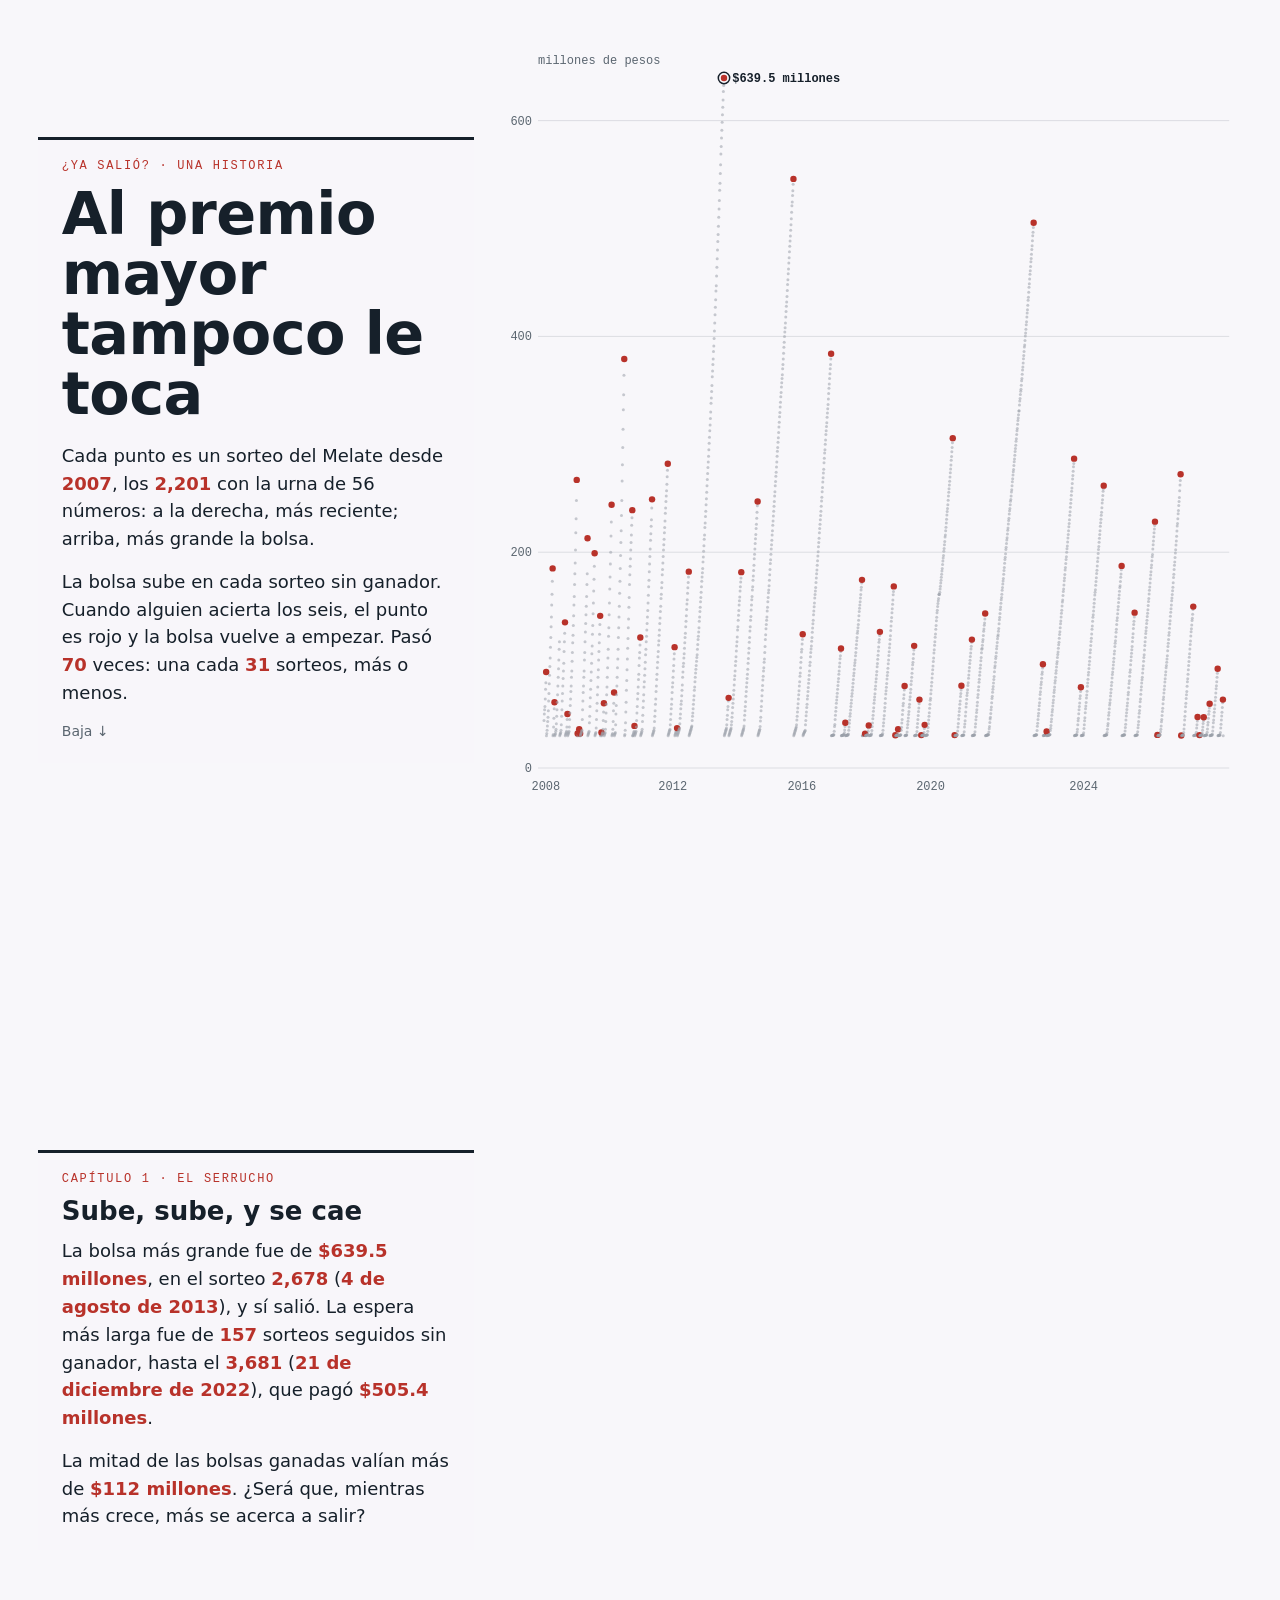
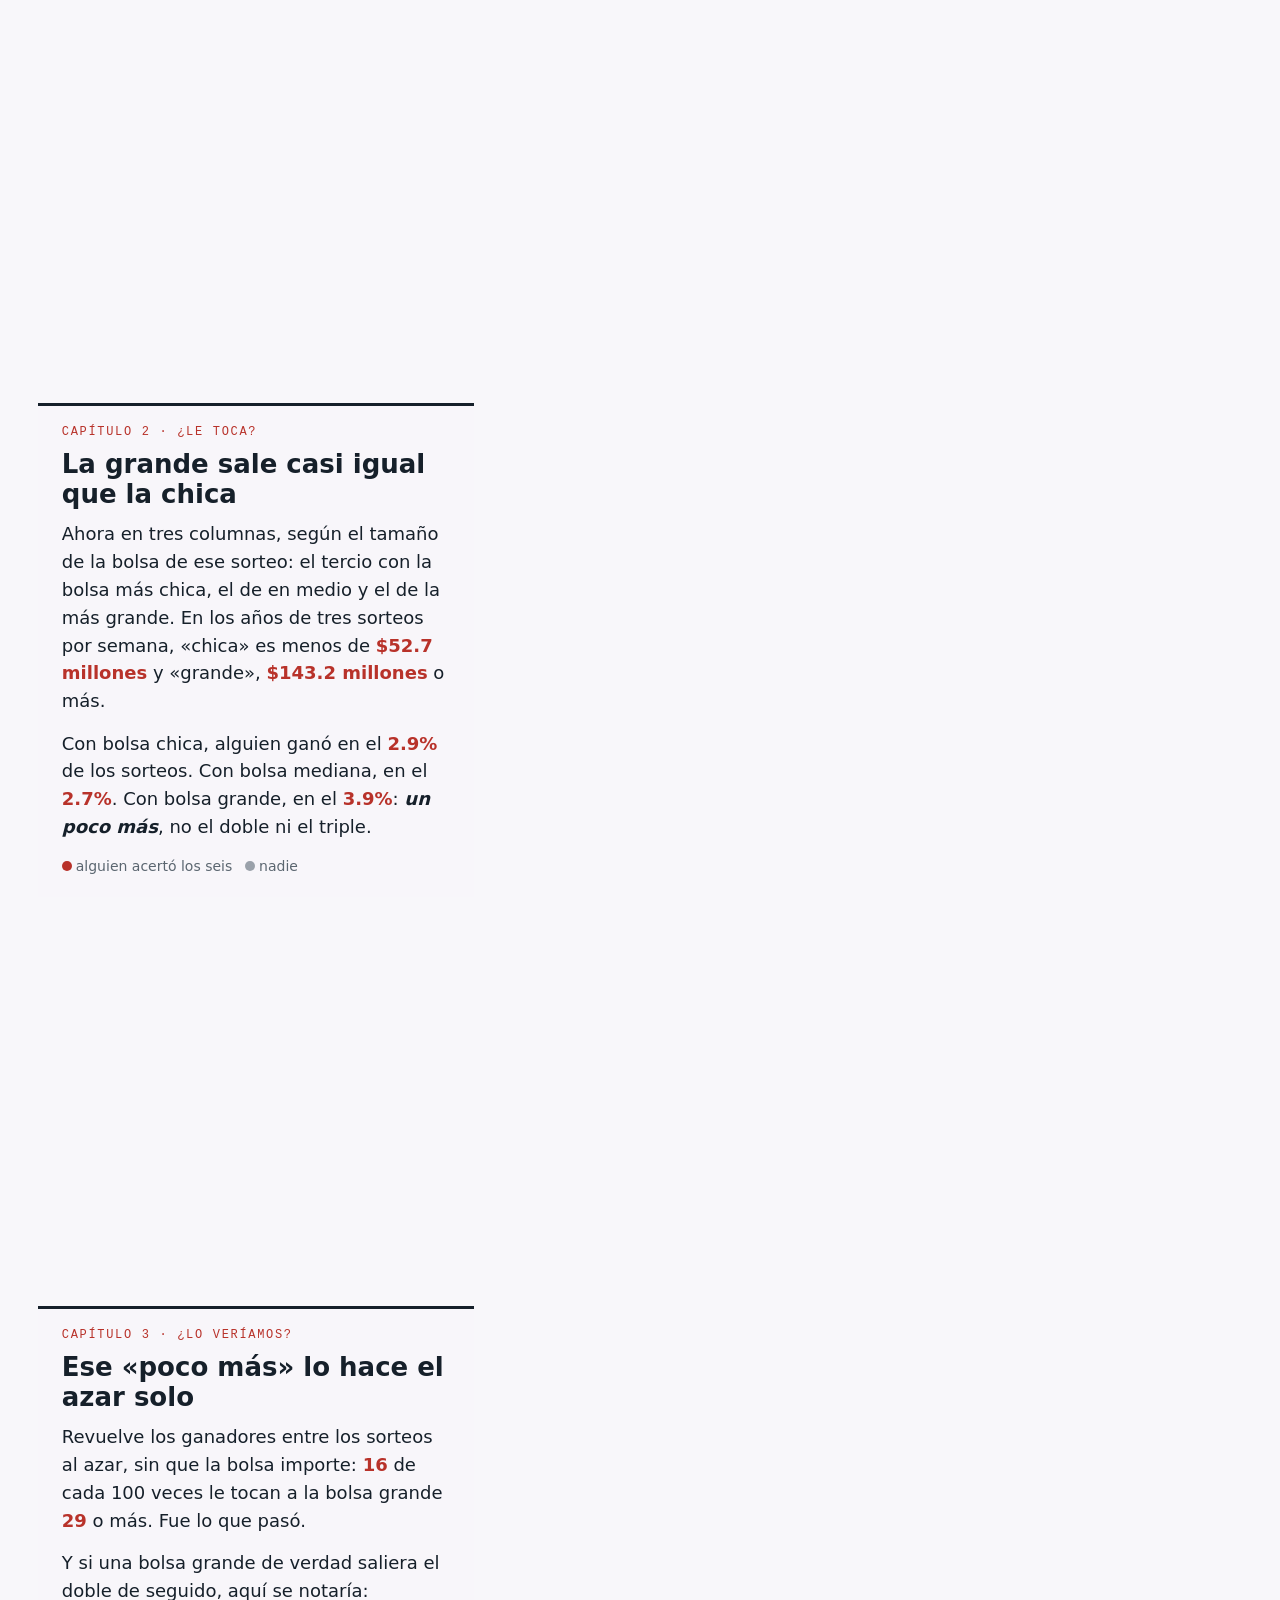
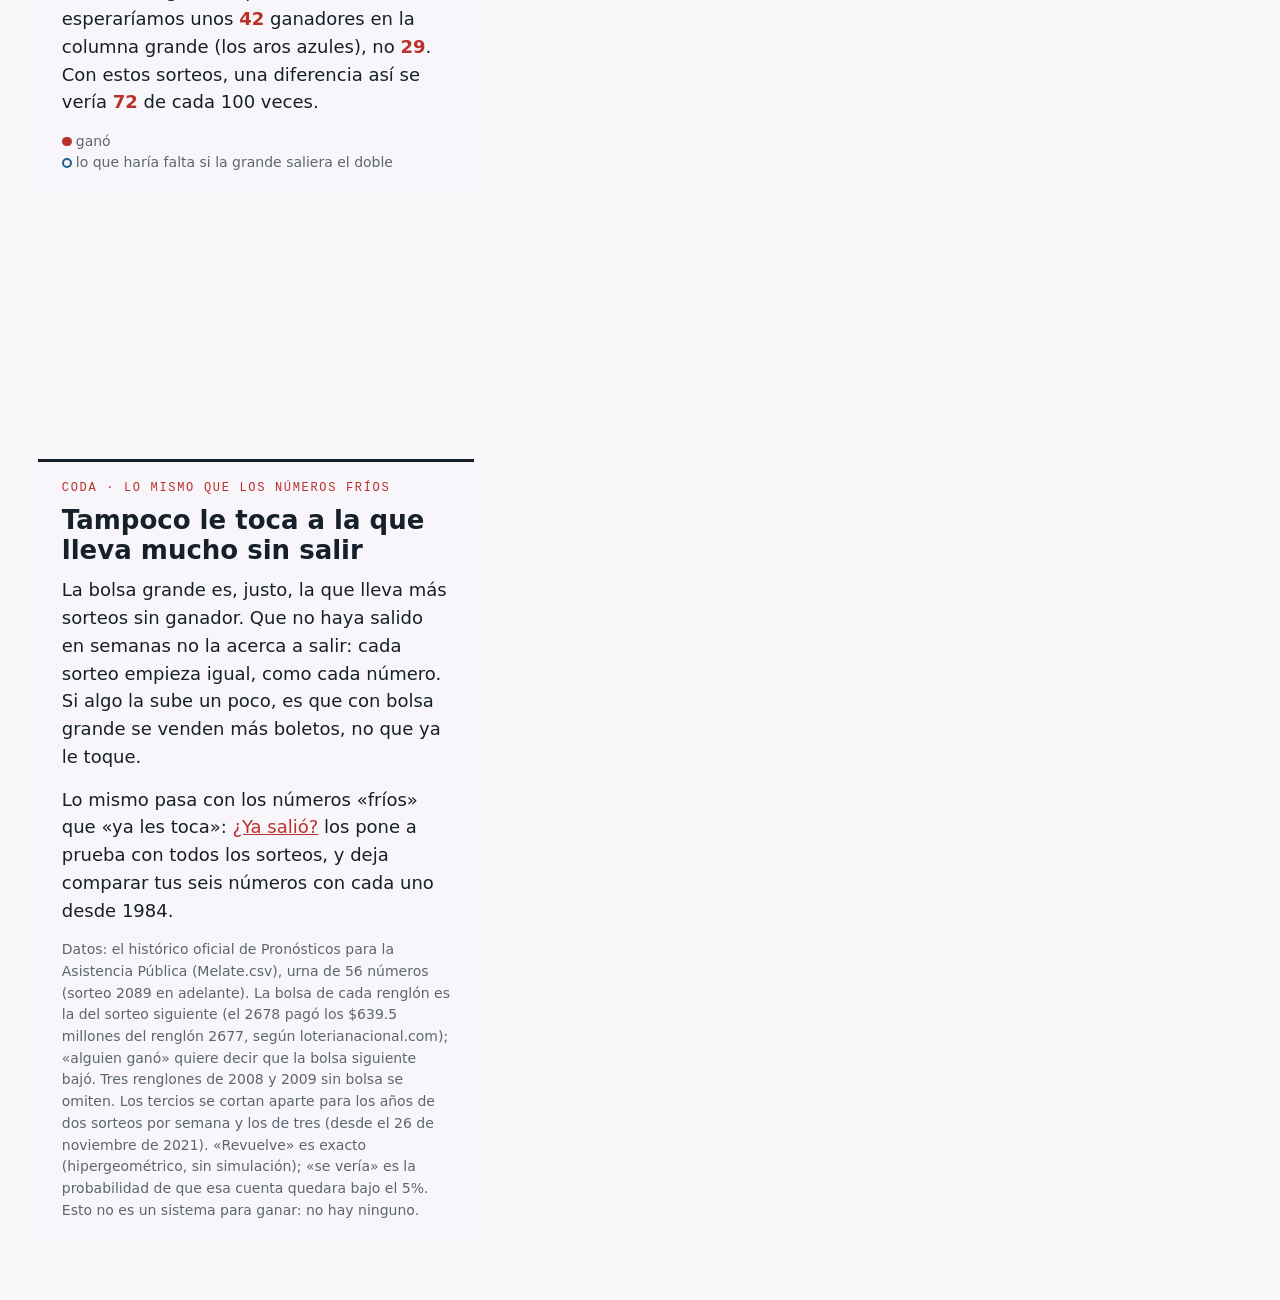
<file: story/index.html>
<!doctype html>
<html lang="es">
<head>
<meta charset="utf-8">
<meta name="viewport" content="width=device-width, initial-scale=1">
<title>Al premio mayor tampoco le toca · ¿Ya salió?</title>
<meta name="description" content="Una historia de ¿Ya salió?: en cada sorteo del Melate desde finales de 2007, la bolsa grande salió casi igual de seguido que la chica. Que lleve mucho sin salir no la hace salir antes.">
<link rel="stylesheet" href="style.css">
</head>
<body>
<div id="plot" aria-hidden="true"></div>
<p id="err" role="alert"></p>
<main>

<section class="step" data-step="saw"><div>
  <p class="kicker">¿Ya salió? · una historia</p>
  <h1>Al premio mayor tampoco le toca</h1>
  <p>Cada punto es un sorteo del Melate desde <b data-fact="first_year"></b>, los <b data-fact="n"></b>
  con la urna de 56 números: a la derecha, más reciente; arriba, más grande la bolsa.</p>
  <p>La bolsa sube en cada sorteo sin ganador. Cuando alguien acierta los seis, el punto es rojo
  y la bolsa vuelve a empezar. Pasó <b data-fact="wins"></b> veces: una cada <b data-fact="every"></b> sorteos, más o menos.</p>
  <p class="small">Baja ↓</p>
</div></section>

<section class="step" data-step="record"><div>
  <p class="kicker">Capítulo 1 · El serrucho</p>
  <h2>Sube, sube, y se cae</h2>
  <p>La bolsa más grande fue de <b data-fact="top_b"></b>, en el sorteo <b data-fact="top_k"></b>
  (<b data-fact="top_f"></b>), y sí salió. La espera más larga fue de <b data-fact="longest"></b> sorteos
  seguidos sin ganador, hasta el <b data-fact="longest_k"></b> (<b data-fact="longest_f"></b>), que pagó
  <b data-fact="longest_b"></b>.</p>
  <p>La mitad de las bolsas ganadas valían más de <b data-fact="median_win_b"></b>. ¿Será que,
  mientras más crece, más se acerca a salir?</p>
</div></section>

<section class="step" data-step="stack"><div>
  <p class="kicker">Capítulo 2 · ¿Le toca?</p>
  <h2>La grande sale casi igual que la chica</h2>
  <p>Ahora en tres columnas, según el tamaño de la bolsa de ese sorteo: el tercio con la bolsa más chica,
  el de en medio y el de la más grande. En los años de tres sorteos por semana, «chica» es menos de
  <b data-fact="cut_lo"></b> y «grande», <b data-fact="cut_hi"></b> o más.</p>
  <p>Con bolsa chica, alguien ganó en el <b data-fact="rate_lo"></b> de los sorteos. Con bolsa mediana, en el
  <b data-fact="rate_mid"></b>. Con bolsa grande, en el <b data-fact="rate_hi"></b>: <span class="w">un poco más</span>,
  no el doble ni el triple.</p>
  <p class="small"><span class="k won">alguien acertó los seis</span> <span class="k dim">nadie</span></p>
</div></section>

<section class="step" data-step="what"><div>
  <p class="kicker">Capítulo 3 · ¿Lo veríamos?</p>
  <h2>Ese «poco más» lo hace el azar solo</h2>
  <p>Revuelve los ganadores entre los sorteos al azar, sin que la bolsa importe: <b data-fact="p100"></b>
  de cada 100 veces le tocan a la bolsa grande <b data-fact="w_hi"></b> o más. Fue lo que pasó.</p>
  <p>Y si una bolsa grande de verdad saliera el doble de seguido, aquí se notaría: esperaríamos unos
  <b data-fact="what"></b> ganadores en la columna grande (los aros azules), no <b data-fact="w_hi"></b>.
  Con estos sorteos, una diferencia así se vería <b data-fact="power100"></b> de cada 100 veces.</p>
  <p class="small"><span class="k won">ganó</span> <span class="k what">lo que haría falta si la grande saliera el doble</span></p>
</div></section>

<section class="step" data-step="due"><div>
  <p class="kicker">Coda · Lo mismo que los números fríos</p>
  <h2>Tampoco le toca a la que lleva mucho sin salir</h2>
  <p>La bolsa grande es, justo, la que lleva más sorteos sin ganador. Que no haya salido en semanas no la
  acerca a salir: cada sorteo empieza igual, como cada número. Si algo la sube un poco, es que con
  bolsa grande se venden más boletos, no que ya le toque.</p>
  <p>Lo mismo pasa con los números «fríos» que «ya les toca»: <a href="../">¿Ya salió?</a> los pone a
  prueba con todos los sorteos, y deja comparar tus seis números con cada uno desde 1984.</p>
  <p class="small">Datos: el histórico oficial de Pronósticos para la Asistencia Pública (Melate.csv), urna de 56
  números (sorteo 2089 en adelante). La bolsa de cada renglón es la del sorteo siguiente (el 2678 pagó los
  $639.5 millones del renglón 2677, según loterianacional.com); «alguien ganó» quiere decir que la bolsa
  siguiente bajó. Tres renglones de 2008 y 2009 sin bolsa se omiten. Los tercios se cortan aparte para los años
  de dos sorteos por semana y los de tres (desde el 26 de noviembre de 2021). «Revuelve» es exacto
  (hipergeométrico, sin simulación); «se vería» es la probabilidad de que esa cuenta quedara bajo el 5%.
  Esto no es un sistema para ganar: no hay ninguno.</p>
</div></section>

</main>
<script type="module" src="story.js"></script>
</body>
</html>
</file>
<file: story/style.css>
:root { --paper: #f8f7fa; --ink: #16202a; --mute: #5b6670; --red: #b8322a; --blue: #1f5f8b; --dim: #9aa1aa; }
* { box-sizing: border-box; }
html { background: var(--paper); color: var(--ink); }
body { margin: 0; font: 18px/1.55 system-ui, -apple-system, 'Segoe UI', sans-serif; }
/* The plot box: the SVG fills it; % labels hang left of it, months below it. */
#plot { position: fixed; z-index: 0; pointer-events: none; left: 42vw; right: 4vw; top: 8vh; bottom: 14vh; }
#chart { position: absolute; inset: 0; width: 100%; height: 100%; overflow: visible; }
#chart circle { transition: transform .8s ease, fill .5s, opacity .5s, r .8s; }
#chart line.grid { stroke: #dcdde2; stroke-width: 1; }
#chart text { font: 12px/1 ui-monospace, Menlo, monospace; }
#chart .tick { fill: var(--mute); }
#chart .end { text-anchor: end; } #chart .mid { text-anchor: middle; }
#chart .ring { fill: none; stroke: var(--ink); stroke-width: 1.5; }
#chart .lab { fill: var(--ink); font-weight: 700; paint-order: stroke; stroke: var(--paper); stroke-width: 4px; stroke-linejoin: round; }
main { position: relative; z-index: 3; width: 34vw; margin-left: 3vw; }
.step { min-height: 100vh; display: flex; align-items: center; }
.step > div { background: rgba(248,247,250,.94); padding: 1.1em 1.3em; border-top: 3px solid var(--ink); }
h1 { font: 700 clamp(34px, 4.6vw, 64px)/1.02 system-ui, sans-serif; margin: 0 0 .3em; letter-spacing: -.01em; }
h2 { font: 700 26px/1.15 system-ui, sans-serif; margin: 0 0 .4em; }
.kicker { font: 12px/1 ui-monospace, Menlo, monospace; letter-spacing: .14em; text-transform: uppercase; color: var(--red); margin: 0 0 1em; }
p { margin: 0 0 .8em; }
p:last-child { margin-bottom: 0; }
b[data-fact] { color: var(--red); font-variant-numeric: tabular-nums; }
.w { font-style: italic; font-weight: 700; }
.small { font-size: 14px; color: var(--mute); }
.k { white-space: nowrap; margin-right: .6em; }
.k::before { content: ''; display: inline-block; width: .7em; height: .7em; border-radius: 50%; margin-right: .3em; vertical-align: -.05em; }
.k.won::before { background: var(--red); } .k.dim::before { background: var(--dim); } .k.what::before { background: none; border: 2px solid var(--blue); box-sizing: border-box; }
#chart .ghost { fill: none; stroke: var(--blue); stroke-width: 1.5; }
#chart .rate { fill: var(--ink); font-weight: 700; }
a { color: var(--red); }
code { font-size: .9em; }
#err { display: none; }
body.failed #err { display: block; position: fixed; z-index: 9; left: 44vw; top: 40vh; color: var(--red); }
@media (max-width: 760px) {
  body { font-size: 16px; }
  #plot { left: 12vw; right: 5vw; top: 4vh; bottom: 62vh; }
  main { width: auto; margin: 0 4vw; }
  /* the card starts under the plot and its month labels, rather than rising over them */
  .step { align-items: flex-start; padding-top: 45vh; padding-bottom: 6vh; min-height: 100vh; }
  #chart text { font-size: 10px; }
}
</file>
